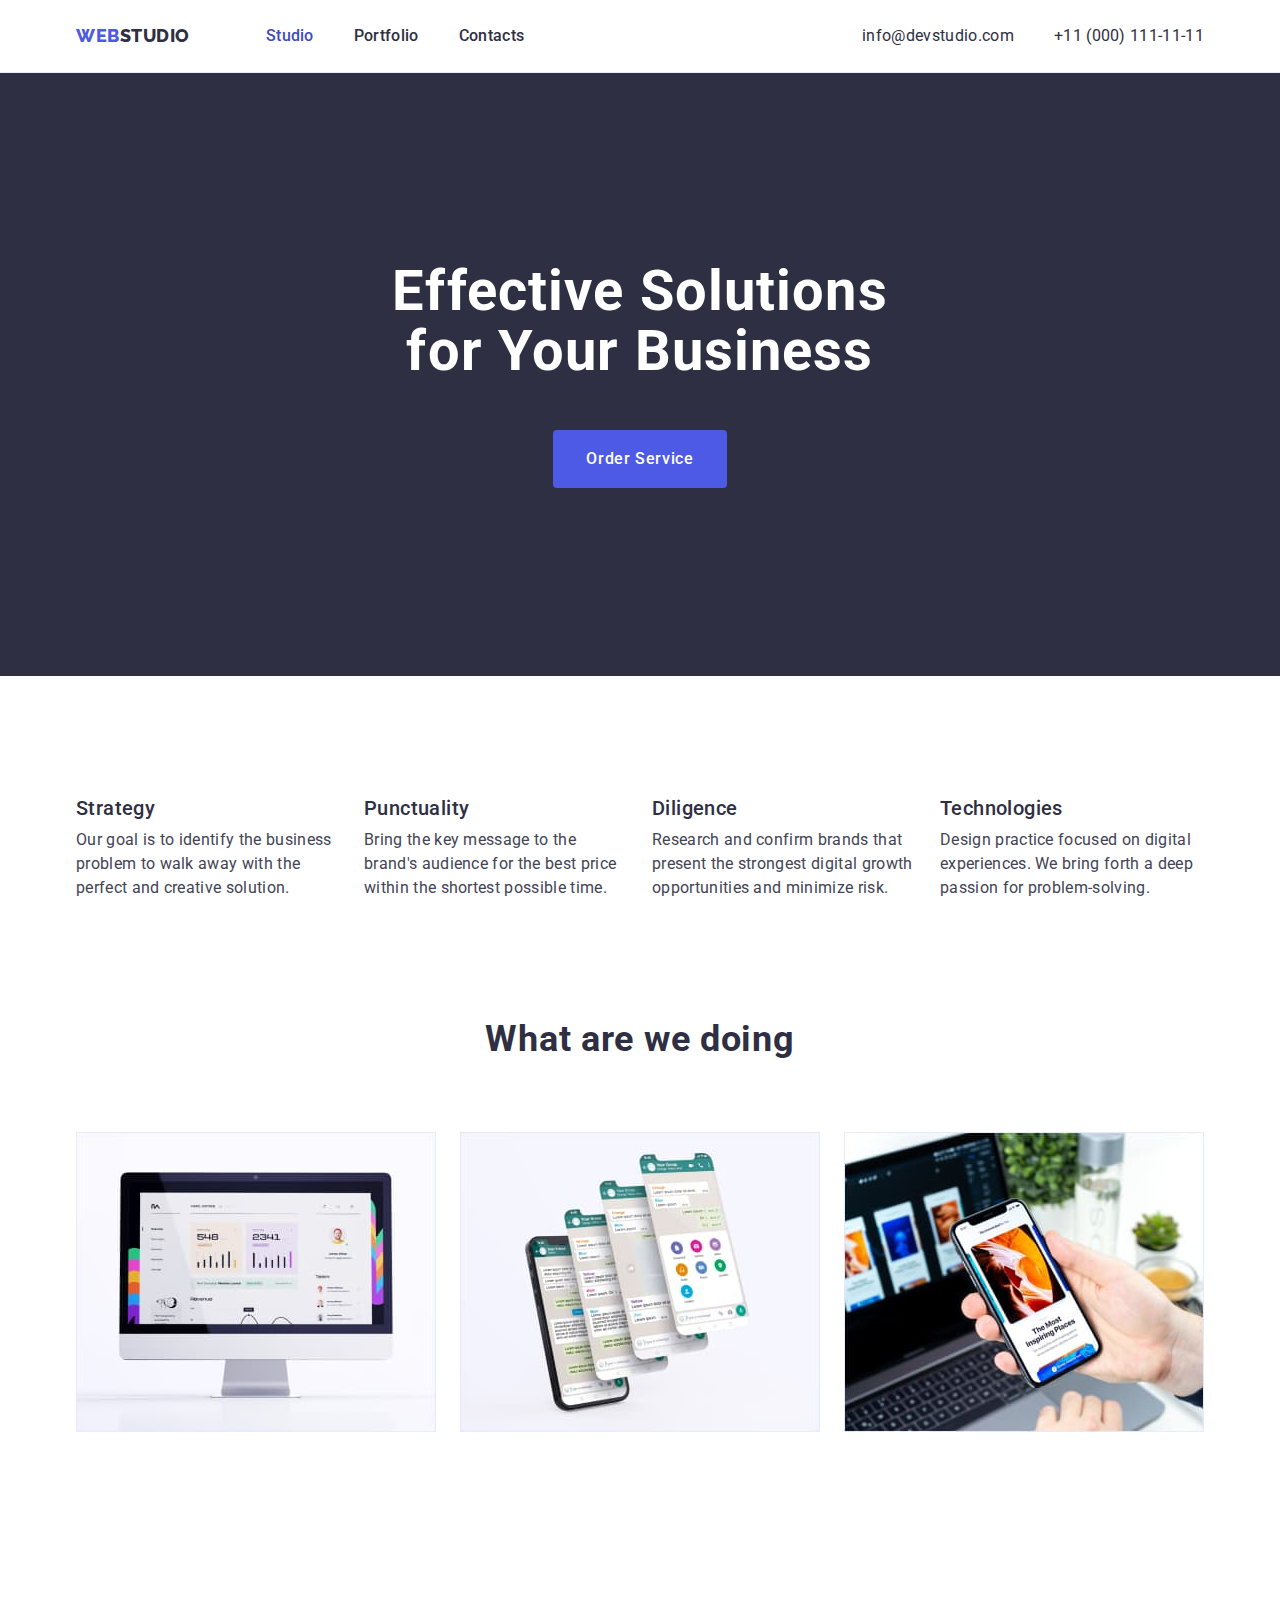
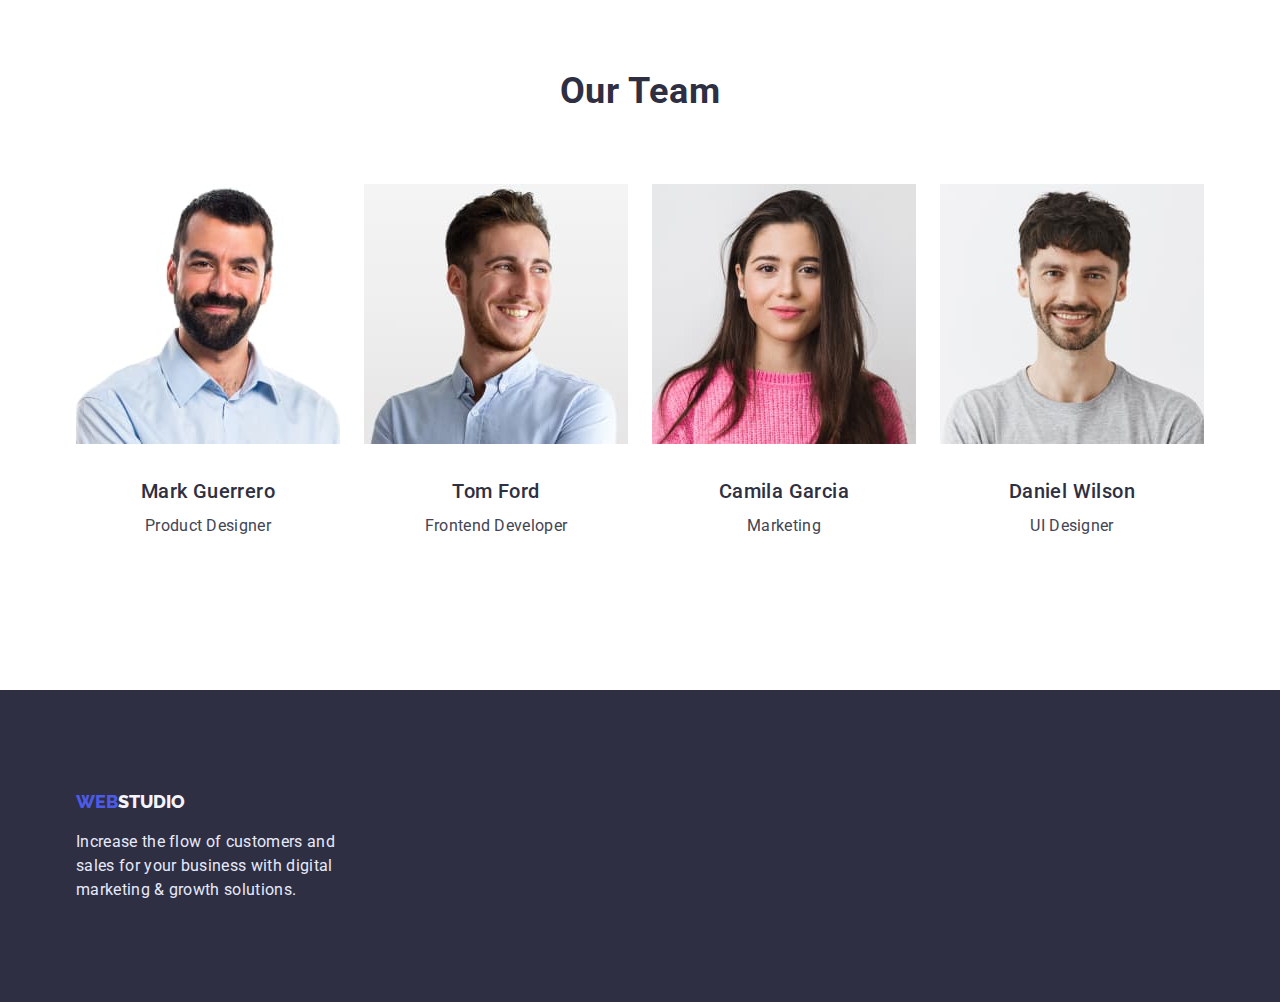
<file: index.html>
<!DOCTYPE html>
<html lang="en">
  <head>
    <meta charset="UTF-8" />
    <meta http-equiv="X-UA-Compatible" content="IE=edge" />
    <meta name="viewport" content="width=device-width, initial-scale=1.0" />
    <title>Webstudio</title>
    <link rel="preconnect" href="https://fonts.googleapis.com" />
    <link rel="preconnect" href="https://fonts.gstatic.com" crossorigin />
    <link
      href="https://fonts.googleapis.com/css2?family=Raleway:wght@800&family=Roboto:wght@400;500;700;900&display=swap"
      rel="stylesheet"
    />

    <link
      rel="stylesheet"
      href="https://cdn.jsdelivr.net/npm/modern-normalize@1.1.0/modern-normalize.min.css"
    />
    <link rel="stylesheet" href="./css/styles.css" />
  </head>
  <body>
    <header class="header">
      <div class="container header-container">
        <nav class="nav-header">
          <a class="logo" href="./index.html"
            ><span class="logo-web">Web</span>Studio</a
          >
          <!-- WebStudio -->

          <ul class="header-list">
            <li class="items">
              <a class="header-links current" href="./index.html">Studio</a>
            </li>
            <li class="items">
              <a class="header-links" href="./portfolio.html">Portfolio</a>
            </li>
            <li class="items"><a class="header-links" href="">Contacts</a></li>
          </ul>
        </nav>
        <address class="header-contacts">
          <ul class="adress-list">
            <li>
              <a class="adress-link" href="mailto:info@devstudio.com"
                >info@devstudio.com</a
              >
            </li>
            <li>
              <a class="adress-link" href="tel:+110001111111"
                >+11 (000) 111-11-11</a
              >
            </li>
          </ul>
        </address>
      </div>
    </header>
    <main>
      <section class="heroe">
        <h1 class="heroe-title">Effective Solutions for Your Business</h1>

        <button class="primary-button" type="button">Order Service</button>
      </section>

      <section class="section features-section">
        <div class="container">
          <h2 class="visually-hidden">features</h2>

          <ul class="features-list">
            <li>
              <h3 class="features-title">Strategy</h3>
              <p class="features-text">
                Our goal is to identify the business problem to walk away with
                the perfect and creative solution.
              </p>
            </li>

            <li>
              <h3 class="features-title">Punctuality</h3>
              <p class="features-text">
                Bring the key message to the brand's audience for the best price
                within the shortest possible time.
              </p>
            </li>

            <li>
              <h3 class="features-title">Diligence</h3>
              <p class="features-text">
                Research and confirm brands that present the strongest digital
                growth opportunities and minimize risk.
              </p>
            </li>
            <li>
              <h3 class="features-title">Technologies</h3>
              <p class="features-text">
                Design practice focused on digital experiences. We bring forth a
                deep passion for problem-solving.
              </p>
            </li>
          </ul>
        </div>
      </section>

      <section class="section what-are-we-doing-section">
        <div class="container">
          <h2 class="secondary-title">What are we doing</h2>

          <ul class="foto-list">
            <li class="what-are-we-doing-foto">
              <img
                class="foto"
                src="./images/monitor.jpg"
                alt="monitor"
                width="360"
              />
            </li>
            <li class="what-are-we-doing-foto">
              <img
                class="foto"
                src="./images/many_massenges.jpg"
                alt="many massenges"
                width="360"
              />
            </li>
            <li class="what-are-we-doing-foto">
              <img
                class="foto"
                src="./images/mobile_with_nootbook.jpg"
                alt="mobile_with_nootbook"
                width="360"
              />
            </li>
          </ul>
        </div>
      </section>

      <section class="section">
        <div class="container">
          <h2 class="team-title">Our Team</h2>

          <ul class="team-list">
            <li class="team-item">
              <img
                class="foto-team"
                src="./images/Mark_Guerrero.jpg"
                alt="Mark Guerrero"
                width="264"
              />
              <h3 class="name-team">Mark Guerrero</h3>
              <p class="team-position">Product Designer</p>
            </li>
            <li class="team-item">
              <img
                class="foto-team"
                src="./images/Tom_Ford.jpg"
                alt="Tom Ford"
                width="264"
              />
              <h3 class="name-team">Tom Ford</h3>
              <p class="team-position">Frontend Developer</p>
            </li>
            <li class="team-item">
              <img
                class="foto-team"
                src="./images/Camila_Garcia.jpg"
                alt="Camila Garcia"
                width="264"
              />
              <h3 class="name-team">Camila Garcia</h3>
              <p class="team-position">Marketing</p>
            </li>

            <li class="team-item">
              <img
                class="foto-team"
                src="./images/Daniel_Wilson.jpg"
                alt="Daniel Wilson"
                width="264"
              />
              <h3 class="name-team">Daniel Wilson</h3>
              <p class="team-position">UI Designer</p>
            </li>
          </ul>
        </div>
      </section>
    </main>

    <footer class="footer">
      <div class="container">
        <a class="logo-footer" href="./index.html"
          ><span class="web">Web</span>Studio</a
        >
        <p class="footer-text">
          Increase the flow of customers and sales for your business with
          digital marketing & growth solutions.
        </p>
      </div>
    </footer>
  </body>
</html>
</file>
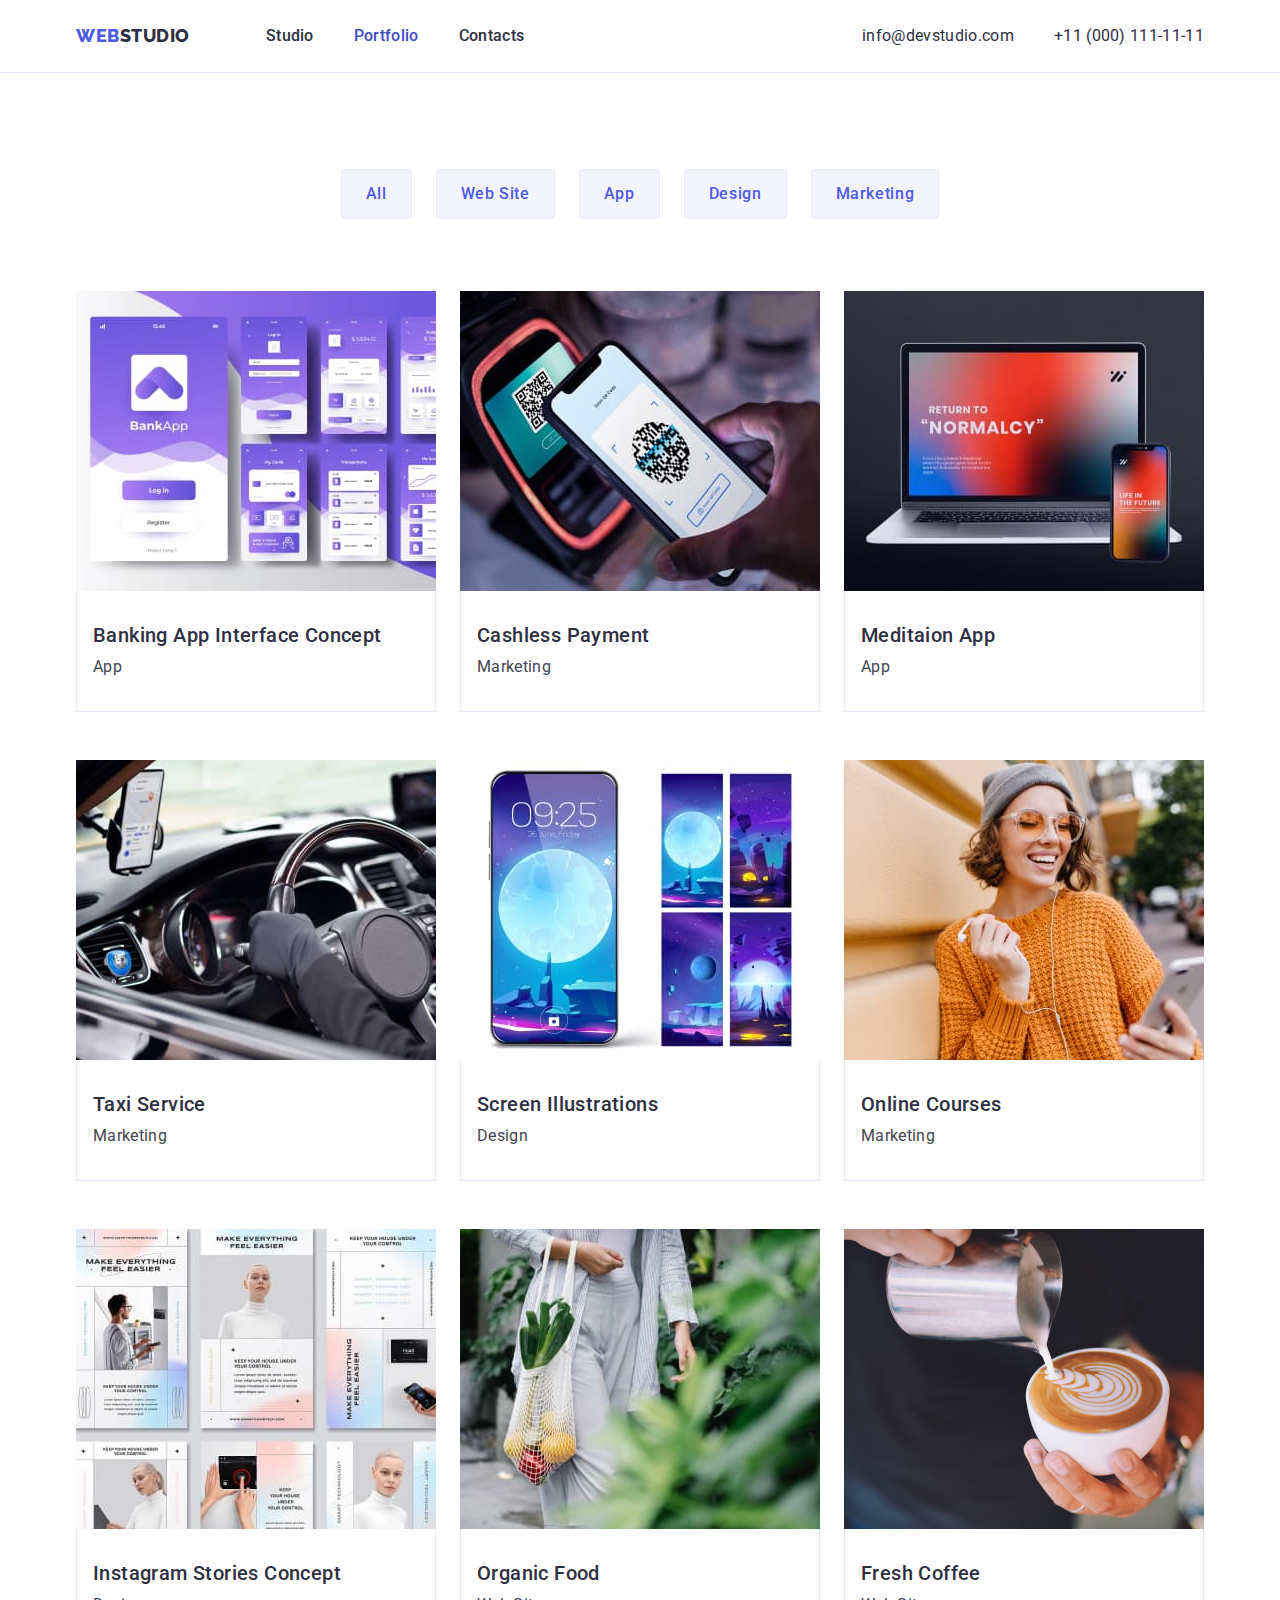
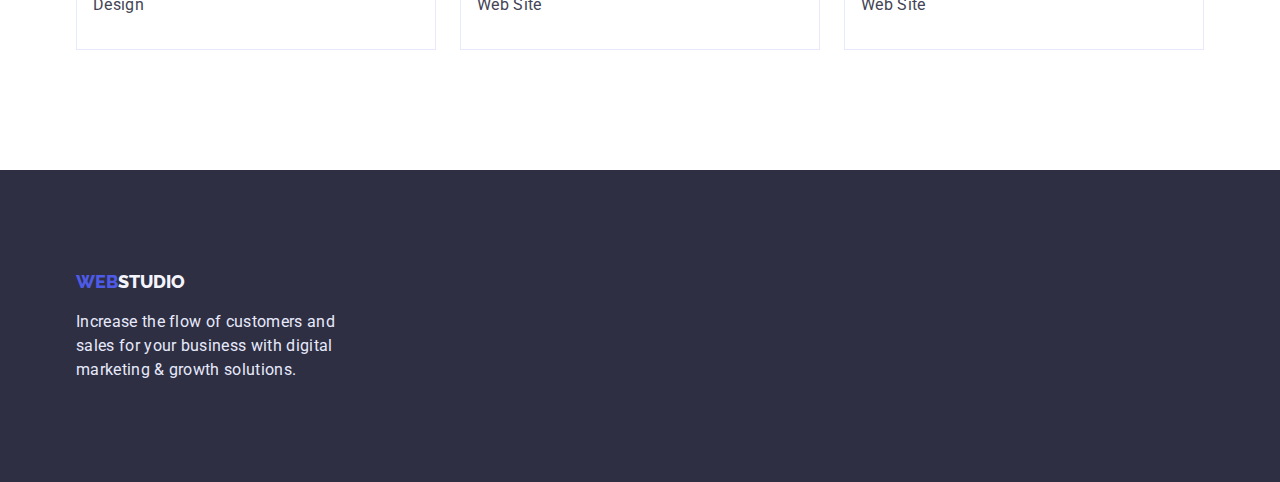
<file: portfolio.html>
<!DOCTYPE html>
<html lang="en">
  <head>
    <meta charset="UTF-8" />
    <meta http-equiv="X-UA-Compatible" content="IE=edge" />
    <meta name="viewport" content="width=device-width, initial-scale=1.0" />
    <title>Portfolio</title>
    <link rel="preconnect" href="https://fonts.googleapis.com" />
    <link rel="preconnect" href="https://fonts.gstatic.com" crossorigin />
    <link
      href="https://fonts.googleapis.com/css2?family=Raleway:wght@800&family=Roboto:wght@400;500;700;900&display=swap"
      rel="stylesheet"
    />
    <link
      rel="stylesheet"
      href="https://cdn.jsdelivr.net/npm/modern-normalize@1.1.0/modern-normalize.min.css"
    />
    <link rel="stylesheet" href="./css/styles.css" />
  </head>
  <body>
    <header class="header">
      <div class="container header-container">
        <nav class="nav-header">
          <a class="logo" href="./index.html"
            ><span class="logo-web">Web</span>Studio</a
          >
          <!-- WebStudio -->

          <ul class="header-list">
            <li class="items">
              <a class="header-links" href="./index.html">Studio</a>
            </li>
            <li class="items">
              <a class="header-links current" href="./portfolio.html"
                >Portfolio</a
              >
            </li>
            <li class="items"><a class="header-links" href="">Contacts</a></li>
          </ul>
        </nav>
        <address class="header-contacts">
          <ul class="adress-list">
            <li>
              <a class="adress-link" href="mailto:info@devstudio.com"
                >info@devstudio.com</a
              >
            </li>
            <li>
              <a class="adress-link" href="tel:+110001111111"
                >+11 (000) 111-11-11</a
              >
            </li>
          </ul>
        </address>
      </div>
    </header>
    <main>
      <section class="section portfolio-section">
        <div class="container">
          <h1 class="visually-hidden">Portfolio</h1>

          <ul class="filter-button-list">
            <li>
              <button class="filter-button" type="button">All</button>
            </li>
            <li>
              <button class="filter-button" type="button">Web Site</button>
            </li>
            <li><button class="filter-button" type="button">App</button></li>
            <li><button class="filter-button" type="button">Design</button></li>
            <li>
              <button class="filter-button" type="button">Marketing</button>
            </li>
          </ul>

          <ul class="portfolio-list">
            <li class="portfolio-items">
              <a class="portfolio-link" href="./index.html">
                <img
                  class="foto"
                  src="./images/Banking App Interface Concept.jpg"
                  alt="banking-Interface"
                  width="360"
                />
                <div class="portfolio-container">
                  <h2 class="portfolio-title">Banking App Interface Concept</h2>
                  <p class="portfolio-text">App</p>
                </div>
              </a>
            </li>

            <li class="portfolio-items">
              <a class="portfolio-link" href="">
                <img
                  class="foto"
                  src="./images/Cashless Payment.jpg"
                  alt="mobile-payment"
                  width="360"
                />
                <div class="portfolio-container">
                  <h2 class="portfolio-title">Cashless Payment</h2>
                  <p class="portfolio-text">Marketing</p>
                </div>
              </a>
            </li>

            <li class="portfolio-items">
              <a class="portfolio-link" href="">
                <img
                  class="foto"
                  src="./images/Meditaion App.jpg"
                  alt="notebook-and-mobile"
                  width="360"
                />
                <div class="portfolio-container">
                  <h2 class="portfolio-title">Meditaion App</h2>
                  <p class="portfolio-text">App</p>
                </div>
              </a>
            </li>
            <li class="portfolio-items">
              <a class="portfolio-link" href="">
                <img
                  class="foto"
                  src="./images/taxi service.jpg"
                  alt="driver"
                  width="360"
                />
                <div class="portfolio-container">
                  <h2 class="portfolio-title">Taxi Service</h2>
                  <p class="portfolio-text">Marketing</p>
                </div>
              </a>
            </li>

            <li class="portfolio-items">
              <a class="portfolio-link" href="">
                <img
                  class="foto"
                  src="./images/Screen Illustrations.jpg"
                  alt="mobile-screensaver"
                  width="360"
                />
                <div class="portfolio-container">
                  <h2 class="portfolio-title">Screen Illustrations</h2>
                  <p class="portfolio-text">Design</p>
                </div>
              </a>
            </li>

            <li class="portfolio-items">
              <a class="portfolio-link" href="">
                <img
                  class="foto"
                  src="./images/Online Courses.jpg"
                  alt="smiling-woman"
                  width="360"
                />
                <div class="portfolio-container">
                  <h2 class="portfolio-title">Online Courses</h2>
                  <p class="portfolio-text">Marketing</p>
                </div>
              </a>
            </li>

            <li class="portfolio-items">
              <a class="portfolio-link" href="">
                <img
                  class="foto"
                  src="./images/Instagram Stories Concept.jpg"
                  alt="advertising-smart-technologies"
                  width="360"
                />
                <div class="portfolio-container">
                  <h2 class="portfolio-title">Instagram Stories Concept</h2>
                  <p class="portfolio-text">Design</p>
                </div>
              </a>
            </li>
            <li class="portfolio-items">
              <a class="portfolio-link" href="">
                <img
                  class="foto"
                  src="./images/Organic Food.jpg"
                  alt="fruits in bag"
                  width="360"
                />
                <div class="portfolio-container">
                  <h2 class="portfolio-title">Organic Food</h2>
                  <p class="portfolio-text">Web Site</p>
                </div>
              </a>
            </li>
            <li class="portfolio-items">
              <a class="portfolio-link" href="">
                <img
                  class="foto"
                  src="./images/fresh cofee.jpg"
                  alt="fresh cofee"
                  width="360"
                />
                <div class="portfolio-container">
                  <h2 class="portfolio-title">Fresh Coffee</h2>
                  <p class="portfolio-text">Web Site</p>
                </div>
              </a>
            </li>
          </ul>
        </div>
      </section>
    </main>
    <footer class="footer">
      <div class="container">
        <a class="logo-footer" href="./index.html"
          ><span class="web">Web</span>Studio</a
        >
        <p class="footer-text">
          Increase the flow of customers and sales for your business with
          digital marketing & growth solutions.
        </p>
      </div>
    </footer>
  </body>
</html>
</file>
<file: css/styles.css>
:root {
    --color-brand:#4D5AE5;
    --color-pressed-state:#404BBF;
    --color-primary: #2E2F42;
    --color-text: #434455;
    --color-primary-background: #E5E5E5;
    --color-white:#ffffff;
    --color-hairline:#E7E9FC;
    --color-background-light:#F4F4FD
}

ul {
  list-style-type: none;
  margin: 0;
  padding: 0;
}
 ul {
   list-style-type: none;
 }
  

  p,
  h1,
  h2,
  h3,
  h4,
  h5,
 h6 {
  margin-top: 0;
  margin-bottom: 0;
}


body{

    color: var(--color-text);
    background-color:var(--color-white) ;
    font-family: roboto, sans-serif;
    font-size: 16px;
   
    /* отступы для 3х секций */
}
.section{         
  padding-top: 120px;
  padding-bottom: 120px;
}
/* header nav+header adress */
.container {
  width: 100%;
  max-width: 1158px;
  margin: 0 auto;
  padding: 0 15px;
}
.header-container{
  display: flex;
  align-items: center;
  
}
.nav-header{
  display: flex;
  
  
}
.header-list{
  display: flex;
  gap: 40px;
  margin-left: 76px;
  
}
.header-contacts{
  margin-left: auto;

}
.adress-list{
  display: flex;
  gap: 40px;
}


.header {
  border-bottom: 1px solid #E7E9FC ;
}

.logo {
    color: var(--color-primary);
    font-family: raleway, sans-serif;
        font-size: 18px;
        font-weight: 800;
        line-height: 1.33;
        letter-spacing: 0.03em;
        text-decoration: none;
        text-transform: uppercase;
        padding: 24px 0;
       

}

.logo-web {

  color:var(--color-brand);
   
}

.header-links {
        color: var(--color-primary);       
                
        font-weight: 500;
        line-height: 1.5;
          letter-spacing: 0.02em;
         text-decoration: none;
         display: block;

        padding: 24px 0;
               
}
.header-links:active,
.header-links:hover,
.header-links:focus {
  color: var(--color-pressed-state);
  

}

/* active page */
 .current{
  color: var(--color-pressed-state);
}
      
.adress-link {
    color: var(--color-primary);    
    text-decoration: none;
    line-height: 1.5;
      letter-spacing: 0.02em;
    font-style: normal;

    display: block;
    padding: 24px 0;
}

   
   .adress-link:focus,
   .adress-link:hover {
    

    color: var(--color-pressed-state);


    /* Heroe section */

 }
.heroe {
background-color: var(--color-primary);
padding-top:188px;
padding-bottom:188px;
text-align: center;

}
.heroe-title {
  color: var(--color-white);
   font-size: 56px;
  font-weight: 700;
  line-height: 1.08;
  letter-spacing: 0.02em;
  text-decoration: none;
  width: 496px;
  margin: 0 auto 48px;
   
  
}


  



.primary-button{
  color: var(--color-white);
  background-color: var(--color-brand);
  font-family: inherit;
        font-weight: 500;
        line-height: 1.5;
        letter-spacing: 0.04em;
       text-decoration: none;
         border: 1px solid transparent;       
      border-radius: 4px;
      cursor: pointer;
      font-size: 16px;
      padding: 16px 32px;
    
      

}
  .primary-button:hover,
  .primary-button:focus {
background-color:var(--color-pressed-state);


}

.visually-hidden {
  position: absolute;
    white-space: nowrap;
    width: 1px;
    height: 1px;
    overflow: hidden;
    border: 0;
    padding: 0;
    clip: rect(0 0 0 0);
    clip-path: inset(50%);
    margin: -1px;
  }
  
  



.features-section{
  background-color:var (--color-primary-background);
}
.features-list{
  display: flex;
  gap: 24px;
  
}
.features-title {
  color:var(--color-primary);
    font-size: 20px;
    font-weight: 500;
    line-height: 1.2;
    letter-spacing: 0.02em;
    margin-bottom: 8px;
        
}

.features-text{
     font-size: 16px;
    line-height: 1.5;     
    letter-spacing: 0.02em;
    width: 264px;
}
.what-are-we-doing-section{
background-color: (--color-primary-background);
padding-top: 0;

}

.secondary-title{
  color: var(--color-primary);
       font-size: 36px;
    font-weight: 700;
    line-height: 1.11;
    letter-spacing: 0.02em;
    text-align: center;
    margin-bottom: 72px;
}

.foto-list{
  display: flex;
  margin: 0 auto;
  gap: 24px;
  

  
  

}
.what-are-we-doing-foto{
  width: calc((100%-2*3) /3);
  
            border: 1px solid var(--color-cornflower);
   
   }
   .foto{
    display: block;
    max-width: 100%;
     height: auto;
   }
    
/* TEAM SECTION */

.team-section{
  background-color: var(--color-background-light);
}

.team-list{
  display: flex;
  gap: 24px;
  text-align: center;
}
 

.team-item{
  background-color: var(--color-white);
  width: calc((100% - 3 * 24px ) /4);
  padding-bottom: 32px;
  border-radius: 0px 0px 4px 4px;
}

.team-title{
  color:var(--color-primary);
        font-size: 36px;
    font-weight: 700;
    line-height: 1.11;
    letter-spacing: 0.02em;
    text-align: center;
    margin-bottom: 72px;
    
 }

 .foto-team{
  margin-bottom: 32px;
  display: block;
    max-width: 100%;
    height: auto;
 }

      .name-team{
        color: var(--color-primary);
         font-size: 20px;
          font-weight: 500;
          line-height: 1.5;
          letter-spacing: 0.02em;
          margin-bottom: 8px;
          
      }
      .team-position{                 
          line-height: 1.5;
          letter-spacing: 0.02em;
         
      }

      .footer{
        background-color:var(--color-primary);
        padding-top: 100px;
        padding-bottom: 100px;
      }
      

      .logo-footer{
        color: var(--color-background-light);
          font-family: raleway, sans-serif;
          font-size: 18px;
          font-weight: 800;
          line-height: 1.33;
          text-decoration: none;
          text-transform: uppercase;
          display: block;
          
          
      }
     
            .web {
      
              color: var(--color-brand);
             
            }


      .footer-text{
        color: var(--color-hairline);
        line-height: 1.5;
        letter-spacing: 0.02em;
        width: 264px;
       
        margin-top: 16px;
        margin-bottom: 0;
        
        
         
      }

      /* Portfolio filter */
      .portfolio-section{
        padding-top: 96px;

      }

      .filter-button-list{
        display: flex;
        gap: 24px;
        margin: 0 auto;
        margin-bottom: 72px;
        justify-content: center;
        
        
      }
      
      .filter-button{
        color: var(--color-brand);
          background-color:var(--color-background-light);
          font-family: roboto, sans-serif;
          font-weight: 500; 
          font-size: 16px;   
          line-height: 1.5;      
          letter-spacing: 0.04em;          
           border: 1px solid var(--color-hairline);
          
          border-radius: 4px;
          cursor: pointer;
          padding: 12px 24px;
      }

            .filter-button:hover,
            .filter-button:focus  {
              color: var(--color-white);
              background-color: var(--color-pressed-state);
              border-color: transparent;
                                  
        }
                
        /* portfolio-links */

        .portfolio-list{
        display: flex;
        justify-content: center;
        flex-wrap: wrap;
        row-gap: 48px;
        column-gap: 24px;
        
        

        }

        .portfolio-container{
          border-bottom: 1px solid #E7E9FC;
          border-left: 1px solid #E7E9FC;
          border-right: 1px solid #E7E9FC;
          padding-top: 32px;
            padding-left: 16px;
            padding-bottom: 32px;
        }
        
        


        
        .portfolio-items{
                    background-color: var(--color-white);
                   
                    width: calc((100% - 2 * 24px) / 3);
                    

        }

        .portfolio-link{
          text-decoration: none;
        }
          
        
        .portfolio-title{
          color: var(--color-primary);
          
             font-size: 20px;
            font-weight: 500;           
            line-height: 1.2;
            letter-spacing: 0.02em;
            text-decoration: none;
            margin-bottom: 8px;
           
          
            
        }

        .portfolio-text{
        color: var(--color-text);
          text-decoration: none;
          letter-spacing: 0.02em;
          line-height: 1.5;
          
          
           
        }





/* Header */
/* .header-link {
  color: var(--color-primary-inverted);
  font-size: 12px;
  line-height: 1.33;
  font-weight: 600;
  text-decoration: none;
} */ 

/* .header-link:hover {
  color: var(--color-brand);
}

.button-light {
  color: var(--color-primary-inverted);
  font-size: 12px;
  line-height: 1.33;
  font-weight: 600;
  text-transform: uppercase;
  background-color: transparent;
  border: 1px solid var(--color-brand);
  border-radius: 25px;
  cursor: pointer;
}

.button-light:hover {
  background-color: var(--color-brand);
}

/* Hero section */
/* .socials-link {
  color: var(--color-primary);
  text-decoration: none;
}

.socials-link:hover {
  color: var(--color-brand);
}

.hero-tagline {
  color: var(--color-secondary-transparent);
  font-size: 11px;
  line-height: 1.36;
  font-weight: 600;
}

.hero-title {
  font-family: 'Raleway', sans-serif;
  color: var(--color-primary-inverted);
  font-size: 72px;
  line-height: 1.16;
  font-weight: 700;
}

.hero-text {
  color: var(--color-secondary);
  font-size: 18px;
  line-height: 1.67;
  letter-spacing: 0.02em;
}

.carousel-button {
  color: var(--color-primary-inverted);
  font-size: 12px;
  line-height: 1.33;
  font-weight: 600;
  background: none;
  border: none;
  cursor: pointer;
} */ 

/* .carousel-button[disabled] {
  color: var(--color-secondary-transparent);
  cursor: not-allowed; */
/* }

/* About section */
</file>
